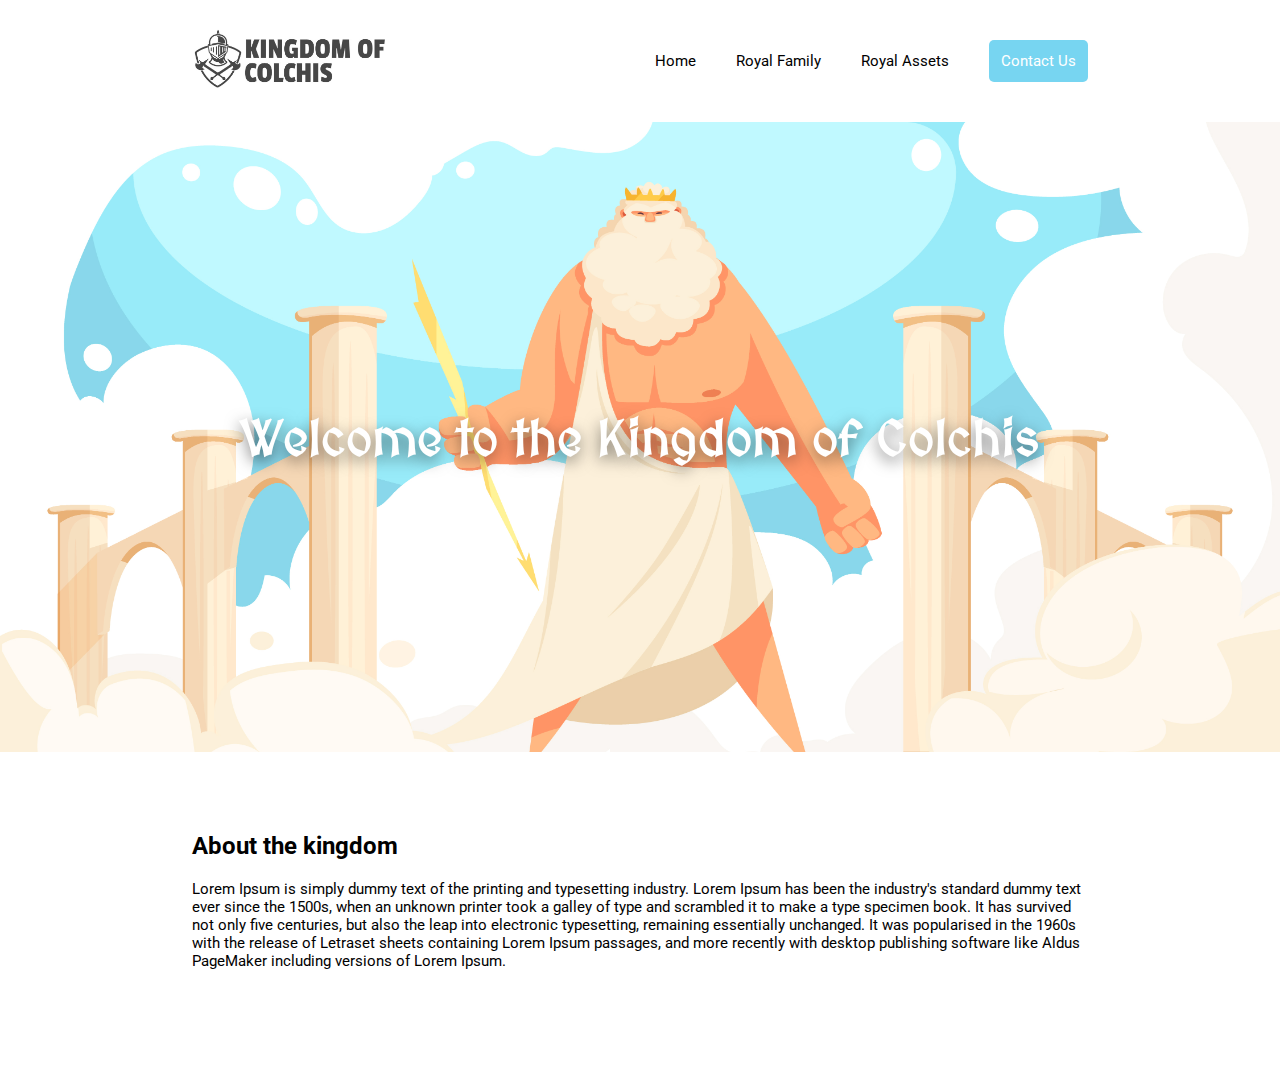
<file: index.html>
<!DOCTYPE html>
<html lang="en">
  <head>
    <meta charset="utf-8" />
    <meta name="viewport" content="width=device-width" />
    <title>Web Development Tech Challenge</title>
    <link href="style.css" rel="stylesheet" type="text/css" />
    <link href="https://fonts.googleapis.com/css?family=Roboto" rel="stylesheet">
    <link href="https://fonts.googleapis.com/css2?family=MedievalSharp&display=swap" rel="stylesheet">
  </head>
  <body>
    <header class="container"> <!--HEADER-->
        <div class="logo-menu"> <!--LOGO+ICON MOBILE-->
            <div class="logo">
                <a href="index.html"><img src="assets/logo.jpg" alt="logo" /></a>
            </div>
            <div id="openMenu" class="open-menu"><img id="icon-menu" src="assets/icon-menu.png" alt="icon-menu"></div>
        </div>
        <nav id="navbar" class="navbar"> <!--NAVBAR-->
            <ul>
                <li><a href="index.html">Home</a></li>
                <li><a href="royal-family.html">Royal Family</a></li>
                <li><a href="assets.html">Royal Assets</a></li>
                <li><a href="contact.html">Contact Us</a></li>
            </ul>
        </nav>
    </header>
    <main> <!--MAIN CONTENT-->
        <section class="welcome"> <!--IMAGE WELCOME-->
            <h1>Welcome to the Kingdom of Colchis</h1>
        </section>
        <section class="container"><!--TEXT WELCOME-->
            <div class="about">
                <div class="about-text">
                    <h2 class="title-section">About the kingdom</h2>
                    <p class="text-section">
                        Lorem Ipsum is simply dummy text of the printing and typesetting industry. Lorem Ipsum has been the industry's standard dummy text ever since the 1500s, when an unknown printer took a galley of type and scrambled it to make a type specimen book. It has survived not only five centuries, but also the leap into electronic typesetting, remaining essentially unchanged. It was popularised in the 1960s with the release of Letraset sheets containing Lorem Ipsum passages, and more recently with desktop publishing software like Aldus PageMaker including versions of Lorem Ipsum.
                    </p>
                </div>
            </div>
        </section>
    </main>
    <!--JS FILE-->
    <script src="script.js"></script>
</body>
</html>
</file>
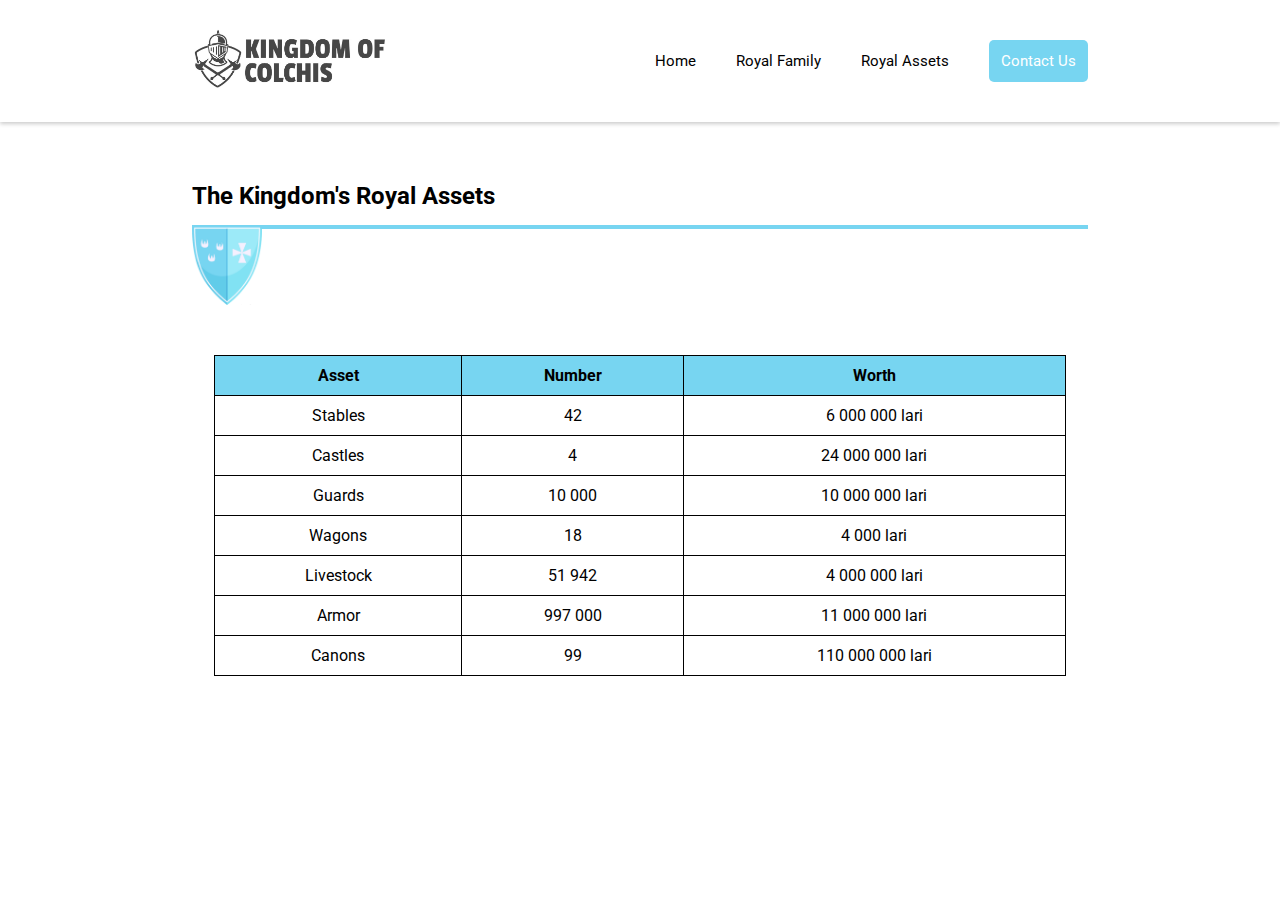
<file: assets.html>
<!DOCTYPE html>
<html lang="en">
  <head>
    <meta charset="utf-8" />
    <meta name="viewport" content="width=device-width" />
    <title>Web Development Tech Challenge</title>
    <link href="style.css" rel="stylesheet" type="text/css" />
    <link href="https://fonts.googleapis.com/css?family=Roboto" rel="stylesheet">
  </head>
  <body>
    <header class="container"> <!--HEADER-->
        <div class="logo-menu"> <!--LOGO+ICON MOBILE-->
            <div class="logo">
                <a href="index.html"><img src="assets/logo.jpg" alt="logo" /></a>
            </div>
            <div id="openMenu" class="open-menu"><img id="icon-menu" src="assets/icon-menu.png" alt="icon-menu"></div>
        </div>
        <nav id="navbar" class="navbar"> <!--NAVBAR-->
            <ul>
                <li><a href="index.html">Home</a></li>
                <li><a href="royal-family.html">Royal Family</a></li>
                <li><a href="assets.html">Royal Assets</a></li>
                <li><a href="contact.html">Contact Us</a></li>
            </ul>
        </nav>
    </header>
    <main> <!--MAIN CONTENT-->
        <section class="container">
            <h1 class="title-section">The Kingdom's Royal Assets</h1>
            <div class="shield-line">
                <img src="assets/shield.png" alt="shield" />
                <div class="color-line"></div>
            </div>
            <table>
                <thead>
                    <tr>
                        <th>Asset</th>
                        <th>Number</th>
                        <th>Worth</th>
                    </tr>
                </thead>
                <tbody>
                    <tr>
                        <td>Stables</td>
                        <td>42</td>
                        <td>6 000 000 lari</td>
                    </tr>
                    <tr>
                        <td>Castles</td>
                        <td>4</td>
                        <td>24 000 000 lari</td>
                    </tr>
                    <tr>
                        <td>Guards</td>
                        <td>10 000</td>
                        <td>10 000 000 lari</td>
                    </tr>
                    <tr>
                        <td>Wagons</td>
                        <td>18</td>
                        <td>4 000 lari</td>
                    </tr>
                    <tr>
                        <td>Livestock</td>
                        <td>51 942</td>
                        <td>4 000 000 lari</td>
                    </tr>
                    <tr>
                        <td>Armor</td>
                        <td>997 000</td>
                        <td>11 000 000 lari</td>
                    </tr>
                    <tr>
                        <td>Canons</td>
                        <td>99</td>
                        <td>110 000 000 lari</td>
                    </tr>
                </tbody>
            </table>
        </section>
    </main>
    <!-- JS FILE -->
    <script src="script.js"></script>
  </body>
</html>
</file>
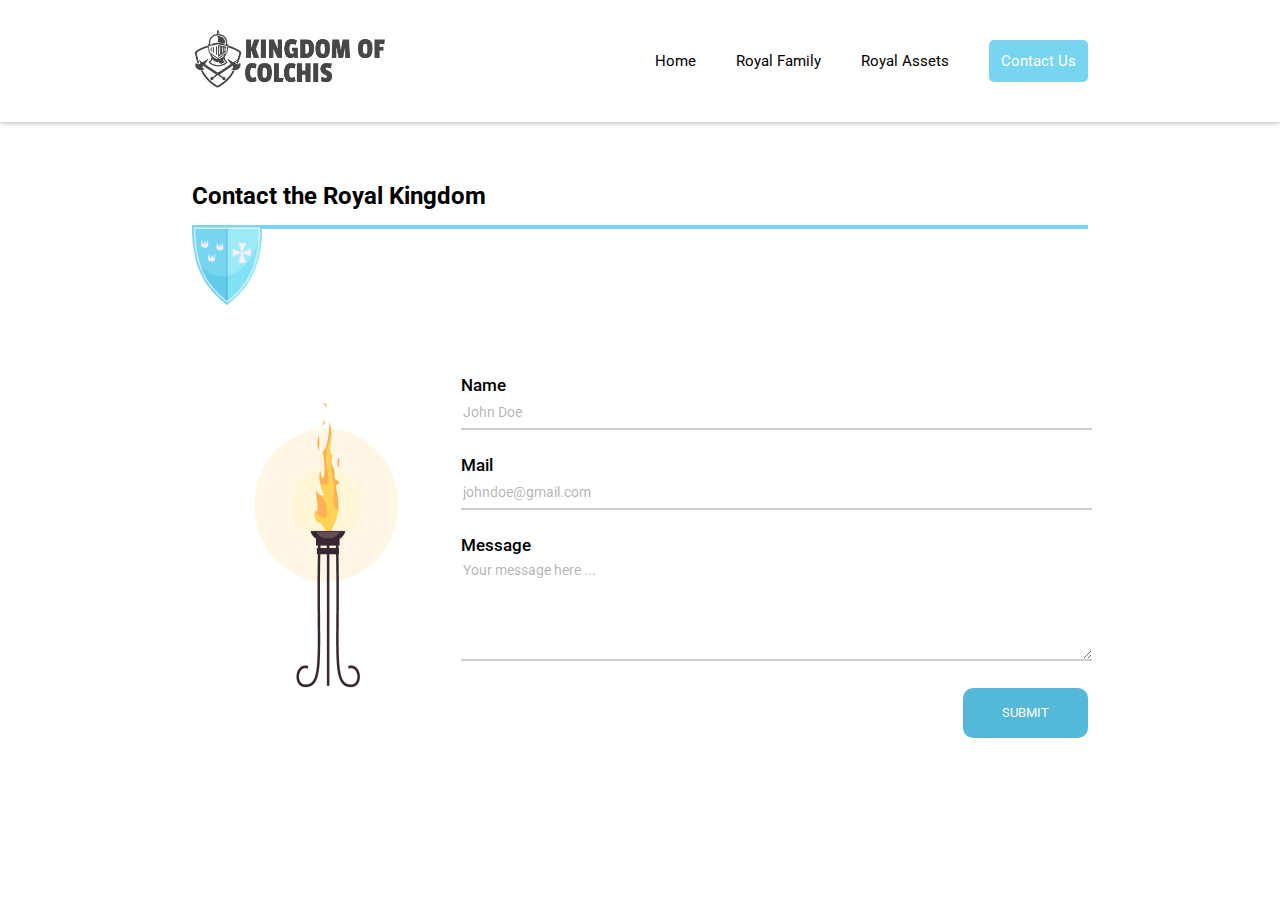
<file: contact.html>
<!DOCTYPE html>
<html lang="en">
  <head>
    <meta charset="utf-8" />
    <meta name="viewport" content="width=device-width" />
    <title>Web Development Tech Challenge</title>
    <link href="style.css" rel="stylesheet" type="text/css" />
    <link href="https://fonts.googleapis.com/css?family=Roboto" rel="stylesheet">
  </head>
  <body>
    <header class="container"> <!--HEADER-->
        <div class="logo-menu"> <!--LOGO+ICON MOBILE-->
            <div class="logo">
                <a href="index.html"><img src="assets/logo.jpg" alt="logo" /></a>
            </div>
            <div id="openMenu" class="open-menu"><img id="icon-menu" src="assets/icon-menu.png" alt="icon-menu"></div>
        </div>
        <nav id="navbar" class="navbar"> <!--NAVBAR-->
            <ul>
                <li><a href="index.html">Home</a></li>
                <li><a href="royal-family.html">Royal Family</a></li>
                <li><a href="assets.html">Royal Assets</a></li>
                <li><a href="contact.html">Contact Us</a></li>
            </ul>
        </nav>
    </header>
    <main> <!--MAIN CONTENT-->
        <section class="container">
            <h1 class="title-section">Contact the Royal Kingdom</h1>
            <div class="shield-line">
                <img src="assets/shield.png" alt="shield" />
                <div class="color-line"></div>
            </div>
            <div class="contact">
                <div class="contact-image">
                    <img src="assets/fire.jpg" alt="thrones" />
                </div>
                <form id="form" class="form-contact" method="post">
                    <div class="label_input"><label for="name">Name</label><input type="text" id="name" name="name" placeholder="John Doe" required></div>
                    <div class="label_input"><label for="mail">Mail</label><input type="email" id="mail" name="mail" value="" placeholder="johndoe@gmail.com" required></div>
                    <div class="label_input"><label for="message">Message</label><textarea id="message" name="message" placeholder="Your message here ..." required></textarea></div>
                    <input class="form-button" id="submitButton" type="submit" name="submit" value="SUBMIT">
                </form>
            </div>
        </section>
    </main>
    <!-- JS FILE -->
    <script src="script.js"></script>
  </body>
</html>
</file>
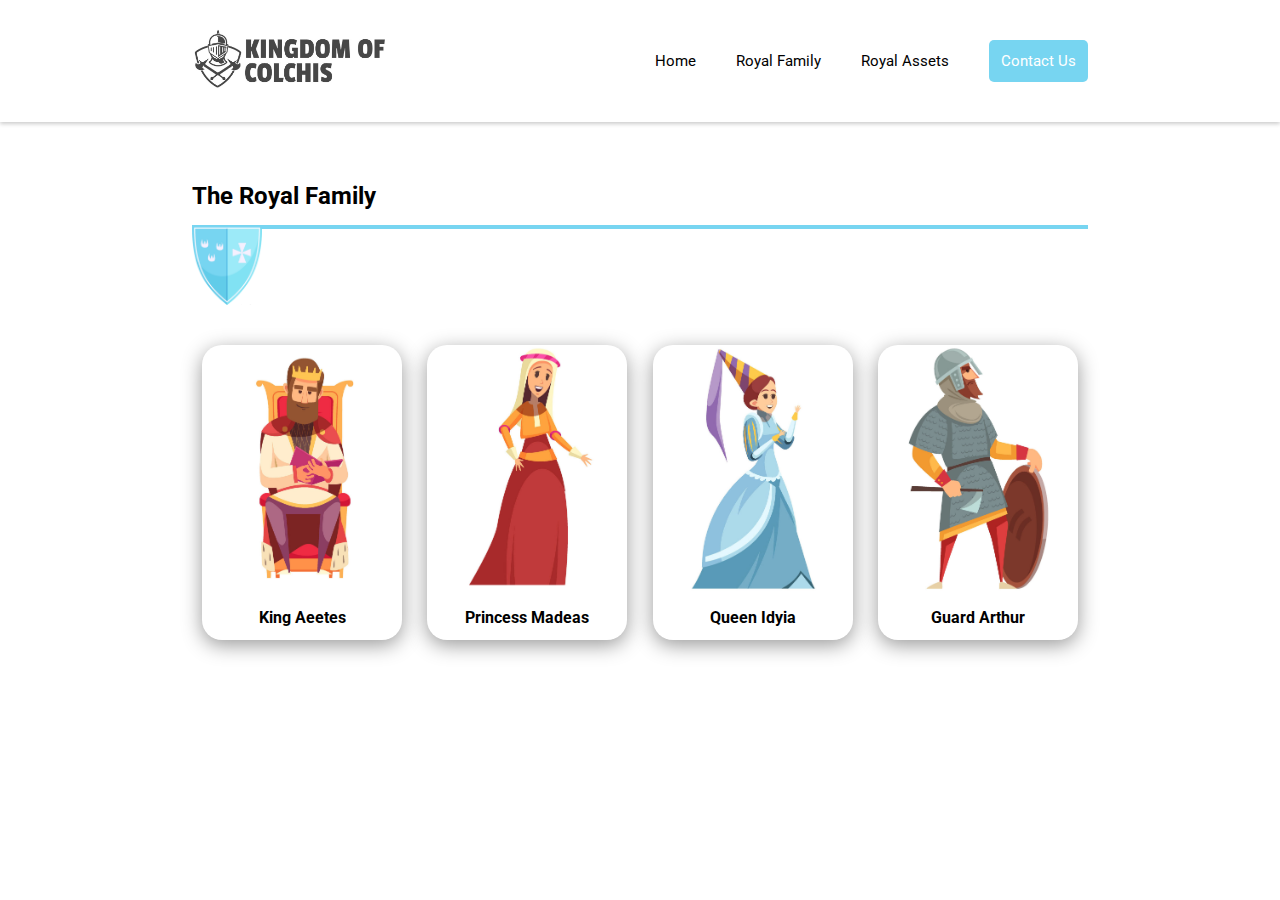
<file: royal-family.html>
<!DOCTYPE html>
<html lang="en">
  <head>
    <meta charset="utf-8" />
    <meta name="viewport" content="width=device-width" />
    <title>Web Development Tech Challenge</title>
    <link href="style.css" rel="stylesheet" type="text/css" />
    <link href="https://fonts.googleapis.com/css?family=Roboto" rel="stylesheet">
  </head>
  <body>
    <header class="container"> <!--HEADER-->
        <div class="logo-menu"> <!--LOGO+ICON MOBILE-->
            <div class="logo">
                <a href="index.html"><img src="assets/logo.jpg" alt="logo" /></a>
            </div>
            <div id="openMenu" class="open-menu"><img id="icon-menu" src="assets/icon-menu.png" alt="icon-menu"></div>
        </div>
        <nav id="navbar" class="navbar"> <!--NAVBAR-->
            <ul>
                <li><a href="index.html">Home</a></li>
                <li><a href="royal-family.html">Royal Family</a></li>
                <li><a href="assets.html">Royal Assets</a></li>
                <li><a href="contact.html">Contact Us</a></li>
            </ul>
        </nav>
    </header>
    <main> <!--MAIN CONTENT-->
        <section class="container">
            <h1 class="title-section">The Royal Family</h1>
            <div class="shield-line">
                <img src="assets/shield.png" alt="shield" />
                <div class="color-line"></div>
            </div>
            <div class="cards-family">
                <div class="card">
                    <div class="card-image">
                        <img id="king" src="assets/family/king_right.jpg" alt="king-aeetes" />
                    </div>
                    <h2 class="title-card">King Aeetes</h2>
                </div>
                <div class="card">
                    <div class="card-image">
                        <img id="princess" src="assets/family/princess_right.jpg" alt="princess-madeas" />
                    </div>
                    <h2 class="title-card">Princess Madeas</h2>
                </div>
                <div class="card">
                    <div class="card-image">
                        <img id="queen"  src="assets/family/queen_right.jpg" alt="queen-idyia" />
                    </div>
                    <h2 class="title-card">Queen Idyia</h2>
                </div>
                <div class="card">
                    <div class="card-image">
                        <img id="guard" src="assets/family/guard_right.jpg" alt="guard-arthur" />
                    </div>
                    <h2 class="title-card">Guard Arthur</h2>
                </div>
            </div>
        </section>
    </main>
    <!-- JS FILE -->
    <script src="script.js"></script>
  </body>
</html>
</file>
<file: style.css>
:root{
    --primary-font : 'Roboto'; /*main font*/
    --primary-color: #77d5f1; /*main color*/
}

/*Body reset*/
html{
    font-size:62.5%; /*Rem conversion*/
}

body{
    margin:0;
}

a{
    text-decoration:none;
    color:black;
}

h1{
    margin:0;
}
/*End reset*/

.container{
    padding: 0 15vw 0 15vw;
    margin: 0 auto 0 auto;
}

/*HEADER*/
header{
    background-color:white;
    display:flex;
    box-shadow: 0 0.2rem 0.4rem 0 rgba(0,0,0,0.2);
    justify-content:space-between;
}

.logo{
    display:flex;
    align-items:center;
}

.logo img{
    width:20rem;
}
/*END HEADER*/

/*NAVBAR DESKTOP*/
.navbar{
    width:80%;
    padding-top:4rem;
    padding-bottom:4rem;
}

.navbar ul{
    margin:0;
    height:100%;
    list-style:none;
    display:flex;
    justify-content:end;
    align-items:center;
    column-gap:4rem;
}

.navbar li{
    color:black;
    list-style: none;
    font-family: var(--primary-font);
    font-size:1.5rem;
}

.navbar li:last-child, .navbar-mobile li:last-child{
    border-radius:0.5rem;
    background-color:var(--primary-color);
    padding:1.2rem;
}

.navbar li:last-child a, .navbar-mobile li:last-child a{
    color:white;
}

.navbar li:hover, .navbar-mobile li:hover{
    font-weight: 600;
}
/*END NAVBAR DESKTOP*/

/*NAVBAR MOBILE*/
.navbar-mobile{
    width:100%;
    padding-top:2rem;
    padding-bottom:2rem;
    display:none;
    justify-content:center;
    text-align:center;
}

.navbar-mobile ul{
    padding:0;
    display:flex;
    flex-direction:column;
    font-family: 'Roboto';
    font-size: 1.5rem;
    list-style:none;
    row-gap:2rem;
}


.navbar-mobile.active{
    display:flex;
}

.logo-menu{
    display:flex;
    justify-content:space-between;
}

.open-menu{
    display:none;
    padding-top:3rem;
    padding-bottom:3rem;
}

.header-mobile{
    align-items:center;
    flex-direction:column;
}
/*END NAVBAR MOBILE*/

.welcome{
    height:70vh;
    background-image: url(assets/zeus.jpg);
    background-size:cover;
    background-position:top;
    display:flex;
    justify-content:center;
    align-items:center;
}

.welcome h1{
    font-size:5.0rem;
    font-family: 'MedievalSharp';
    text-align:center;
    color:white;
    text-shadow: rgba(0, 0, 0, 0.55) 0px 5px 15px;
    
}

.title-section{
    font-family: var(--primary-font);
    font-size: x-large;
    padding-top:6.0rem;
}

.text-section{
    font-family: var(--primary-font);
    font-size: 1.5rem;
    margin:0 0 10rem 0;
}

.about{
    display:flex;
}

.about-text{
    display:flex;
    flex-direction:column;
}

/*FAMILY CARDS*/
.cards-family{
    display:flex;
    justify-content: space-between;
    flex-wrap:wrap;
}

.card{
    display:flex;
    flex-direction:column;
    width:20.0rem;
    background-color:white;
    box-shadow: 0 0.5rem 2.0rem #999;
    justify-content: center;
    align-items:center;
    border-radius:2.0rem;
    margin:1.0rem;
}

.card:hover{
    box-shadow: 0.1rem 0.8rem 2.0rem grey;
    transition: all 0.3s ease-in-out;
}

.card-image{
    display:flex;
    justify-content:center;
}

.card-image img{
    width:80%;
    margin: 0 auto 0 auto;
}

.title-card{
    font-family: var(--primary-font);
    font-size: medium;
}
/*END FAMILY CARDS*/


/*SHIELD LINE */
.shield-line{
    display:flex;
    margin:1.5rem 0 3rem 0;
}

.shield-line img{
    width:7.0rem;
}

.color-line{
    height:0.4rem;
    width:0%;
    background-color: var(--primary-color);
    transition: width 0.5s ease-in-out;
}

.color-line-complete{
    width:100%;
}

/*END SHIELD LINE*/

/*FORMS*/
.label_input{
    padding-bottom:2.5rem;
}


form label{ 
    font-family: var(--primary-font); 
    font-size:1.7rem;
    font-weight: 500;
}

input:not([type="submit"]),textarea{
    width:100%;
    border: 0.2rem solid #ccc;
    background-color:transparent;
    border-left:hidden;
    border-right:hidden;
    border-top:hidden;
    padding-bottom:0.7rem;
    padding-top:0.7rem;
    font-size:1.6rem;
}

input:not([type="submit"]):focus, textarea:focus{
    border-color:#4da8c4;
}

textarea{
    max-width:100%;
    min-width: 100%; /*verifier*/
    height:10vh;
}

input,select,textarea {
    color:black;
    font-family: var(--primary-font); 
    outline-style:none;
}

::placeholder{
    font-family: var(--primary-font);
    font-size:1.4rem;
    color: rgba(39, 39, 39, 0.36);
}

.form-button{
    float:right;
    width:20%;
    height:5.0rem;
    background-color: #54b9d8;
    color:white;
    border:none;
    border-radius:10px;
    font-family: var(--primary-font);
    margin-bottom:3rem;
}

.form-button:hover{
    background-color:var(--primary-color);
}

.contact{
    display:flex;
    align-items:center;
}

.contact-image{
    width:30%;
    min-width:30%;
    display:flex;
    justify-content:center;
}

.contact-image img{
    width:60%;
}

.contact form{
    width:70%;
}

.form-contact{
    padding-top:4.0rem;
}
/*END FORMS*/


/*ASSETS*/
table,th,td{
    padding:1.0rem;
    border: 0.1rem solid black;
    border-collapse: collapse;
}

table{
    margin:5rem auto 0;
    width:95%;
    font-family: var(--primary-font);
    font-size:1.6rem;
    text-align:center;
}

thead tr:first-child{
    background-color:var(--primary-color);
}


tbody tr:nth-child(n):hover{
    background-color:rgba(231, 231, 231, 0.5);
}
/*END ASSETS*/


/*MEDIA QUERIES*/
@media screen and (min-width:991px){
    .navbar-mobile.active{
        display:none;
    }
}

@media screen and (max-width: 1200px) { /*Window : 1200px and 1024px*/
}

@media screen and  (max-width: 1024px) { /*Window : 1024px and 768px*/
    .contact-image {
        display:none;
    }
    .contact form{
        width:100%;
    }
}

@media screen and (max-width: 991px) { /*Window : 850px and 768px*/
    .open-menu{
        display:flex;
    }
    .navbar{
        display:none;
    }
    .logo-menu{
        width:100%;
    }
}

@media screen and (max-width: 768px) { /*Window 768px and 600px*/
    .form-button{
        width:100%;
    }
}


@media screen and (max-width: 600px) { /*Window : -600px */
}
/*END MEDIA QUERIES*/
</file>
